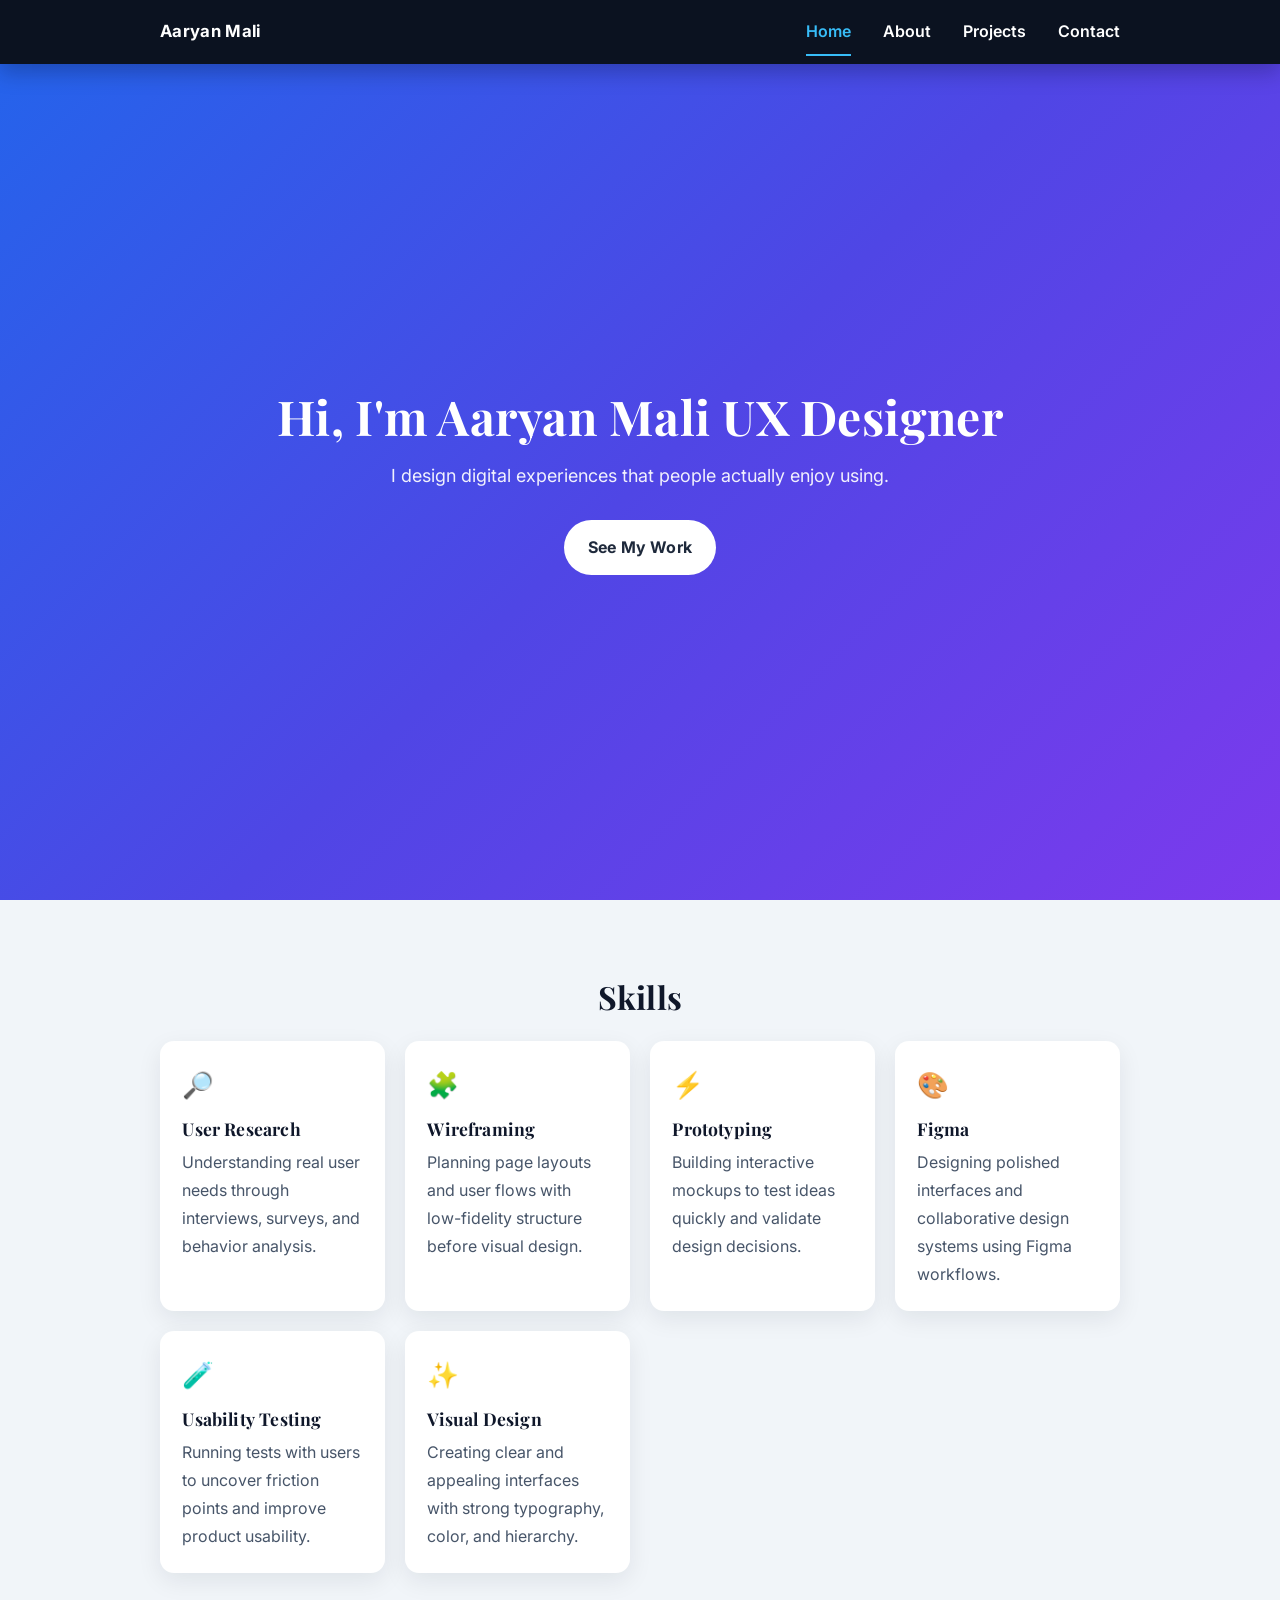
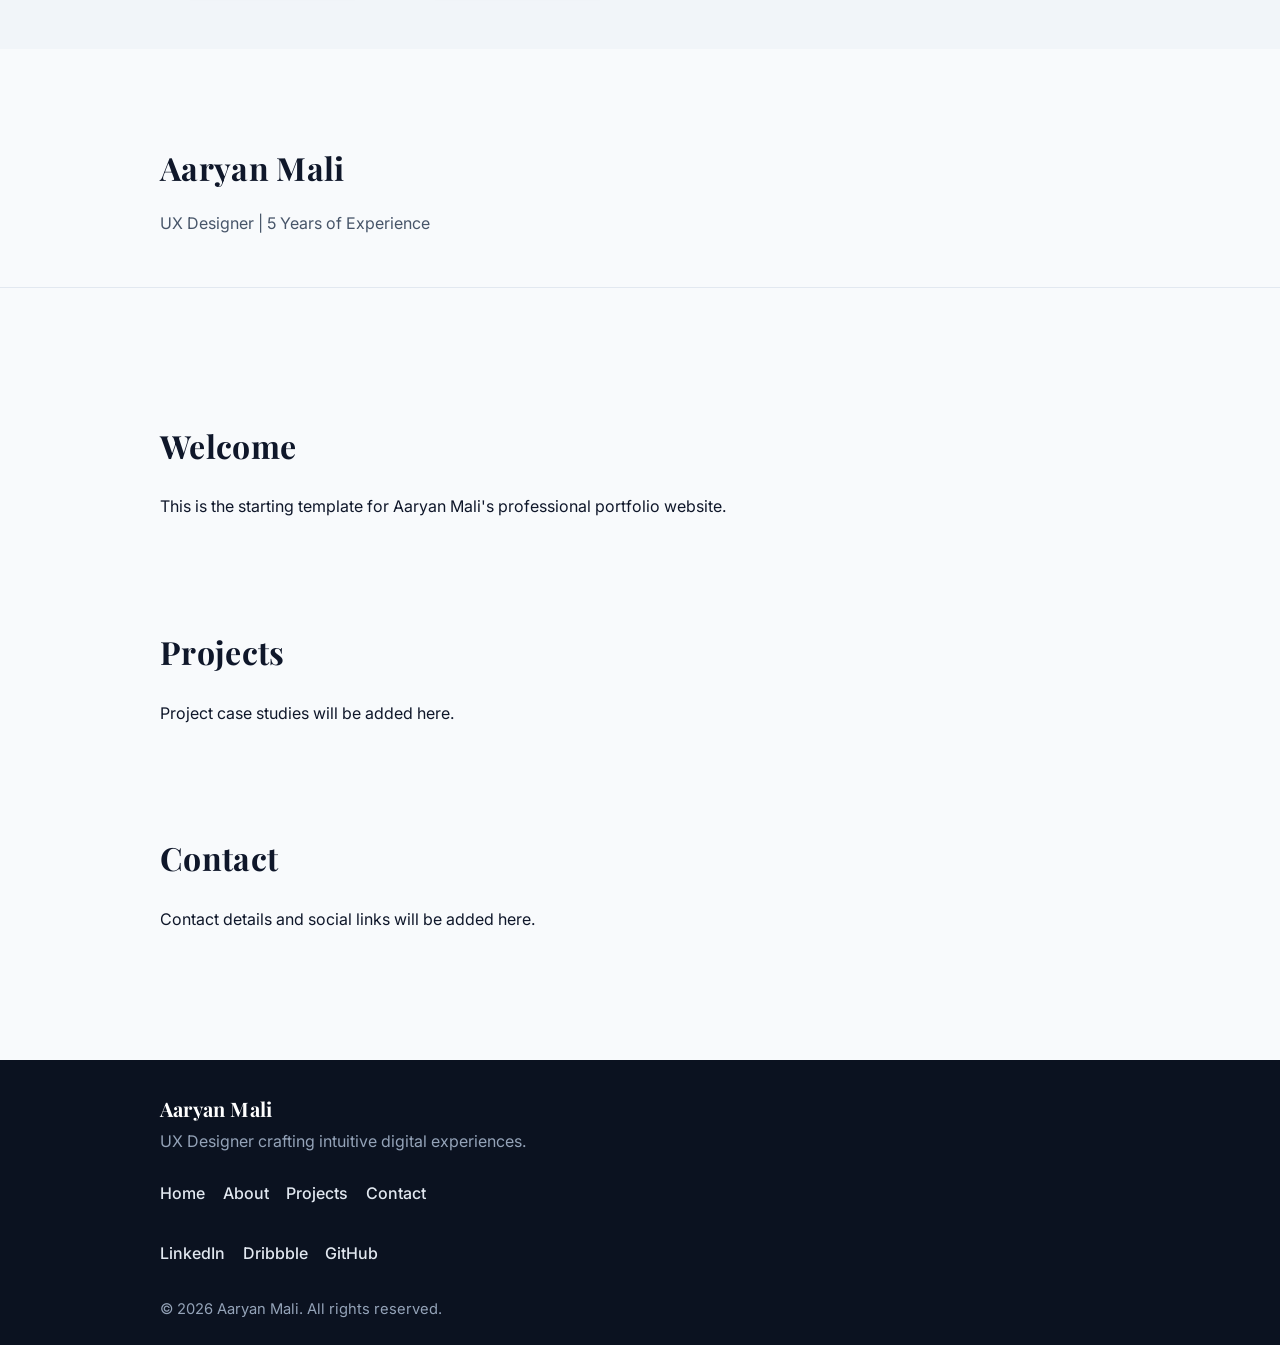
<file: WEB DEVELOPMENT/aaryan-portfolio/index.html>
<!DOCTYPE html>
<!-- Tells the browser this is a modern HTML5 page -->
<html lang="en">
<!-- Starts the HTML document and sets page language to English -->
<head>
  <!-- Information about the page (not shown directly on screen) -->
  <meta charset="UTF-8">
  <!-- Supports most characters and symbols from many languages -->
  <meta name="viewport" content="width=device-width, initial-scale=1.0">
  <!-- Makes the page scale correctly on phones and tablets -->
  <meta name="description" content="Portfolio website of Aaryan Mali, UX Designer with 5 years of experience.">
  <!-- Short page description used by search engines -->
  <title>Aaryan Mali | UX Designer</title>
  <!-- Text shown on the browser tab -->
  <link rel="preconnect" href="https://fonts.googleapis.com">
  <link rel="preconnect" href="https://fonts.gstatic.com" crossorigin>
  <link href="https://fonts.googleapis.com/css2?family=Inter:wght@400;500;600;700&family=Playfair+Display:wght@600;700&display=swap" rel="stylesheet">
  <link rel="stylesheet" href="styles.css">
  <!-- Connects this HTML page to the CSS file for styling -->
</head>
<body>
  <!-- Everything inside body is visible on the webpage -->
  <nav class="navbar">
    <!-- Main navigation menu -->
    <div class="container nav-content">
      <a class="brand" href="index.html">Aaryan Mali</a>
      <button class="nav-toggle" type="button" aria-expanded="false" aria-controls="primary-nav" aria-label="Toggle navigation menu">
        <span></span>
        <span></span>
        <span></span>
      </button>
      <ul class="nav-links" id="primary-nav">
        <li><a class="active" href="index.html">Home</a></li>
        <li><a href="about.html">About</a></li>
        <li><a href="projects.html">Projects</a></li>
        <li><a href="contact.html">Contact</a></li>
      </ul>
    </div>
  </nav>

  <section class="hero" id="home">
    <div class="hero-content container">
      <h1>Hi, I'm Aaryan Mali UX Designer</h1>
      <p>I design digital experiences that people actually enjoy using.</p>
      <a class="cta-button" href="#projects">See My Work</a>
    </div>
  </section>

  <section class="skills-section" id="skills">
    <div class="container">
      <h2>Skills</h2>
      <div class="skills-grid">
        <article class="skill-card">
          <span class="skill-icon" aria-hidden="true">🔎</span>
          <h3>User Research</h3>
          <p>Understanding real user needs through interviews, surveys, and behavior analysis.</p>
        </article>
        <article class="skill-card">
          <span class="skill-icon" aria-hidden="true">🧩</span>
          <h3>Wireframing</h3>
          <p>Planning page layouts and user flows with low-fidelity structure before visual design.</p>
        </article>
        <article class="skill-card">
          <span class="skill-icon" aria-hidden="true">⚡</span>
          <h3>Prototyping</h3>
          <p>Building interactive mockups to test ideas quickly and validate design decisions.</p>
        </article>
        <article class="skill-card">
          <span class="skill-icon" aria-hidden="true">🎨</span>
          <h3>Figma</h3>
          <p>Designing polished interfaces and collaborative design systems using Figma workflows.</p>
        </article>
        <article class="skill-card">
          <span class="skill-icon" aria-hidden="true">🧪</span>
          <h3>Usability Testing</h3>
          <p>Running tests with users to uncover friction points and improve product usability.</p>
        </article>
        <article class="skill-card">
          <span class="skill-icon" aria-hidden="true">✨</span>
          <h3>Visual Design</h3>
          <p>Creating clear and appealing interfaces with strong typography, color, and hierarchy.</p>
        </article>
      </div>
    </div>
  </section>

  <header class="site-header">
    <!-- Top section of the page, usually for name/logo and intro -->
    <div class="container">
      <!-- Keeps content aligned and limited to a readable width -->
      <h1>Aaryan Mali</h1>
      <!-- Main heading of the page -->
      <p>UX Designer | 5 Years of Experience</p>
      <!-- Short subtitle describing the person -->
    </div>
  </header>

  <main class="container">
    <!-- Main content area of the webpage -->
    <section id="about">
      <!-- A separate content block inside the main area -->
      <h2>Welcome</h2>
      <!-- Subheading for this section -->
      <p>This is the starting template for Aaryan Mali's professional portfolio website.</p>
      <!-- Paragraph text shown under the subheading -->
    </section>
    <section id="projects">
      <h2>Projects</h2>
      <p>Project case studies will be added here.</p>
    </section>
    <section id="contact">
      <h2>Contact</h2>
      <p>Contact details and social links will be added here.</p>
    </section>
  </main>

  <footer class="site-footer">
    <div class="container footer-content">
      <div class="footer-brand">
        <h2>Aaryan Mali</h2>
        <p>UX Designer crafting intuitive digital experiences.</p>
      </div>
      <nav class="footer-nav" aria-label="Footer navigation">
        <a href="index.html">Home</a>
        <a href="about.html">About</a>
        <a href="projects.html">Projects</a>
        <a href="contact.html">Contact</a>
      </nav>
      <div class="footer-socials">
        <a href="https://www.linkedin.com" target="_blank" rel="noopener noreferrer">LinkedIn</a>
        <a href="https://dribbble.com" target="_blank" rel="noopener noreferrer">Dribbble</a>
        <a href="https://github.com" target="_blank" rel="noopener noreferrer">GitHub</a>
      </div>
      <p class="footer-copy">© 2026 Aaryan Mali. All rights reserved.</p>
    </div>
  </footer>

  <script src="script.js"></script>
  <!-- Connects JavaScript file for future interactivity -->
</body>
</html>
</file>
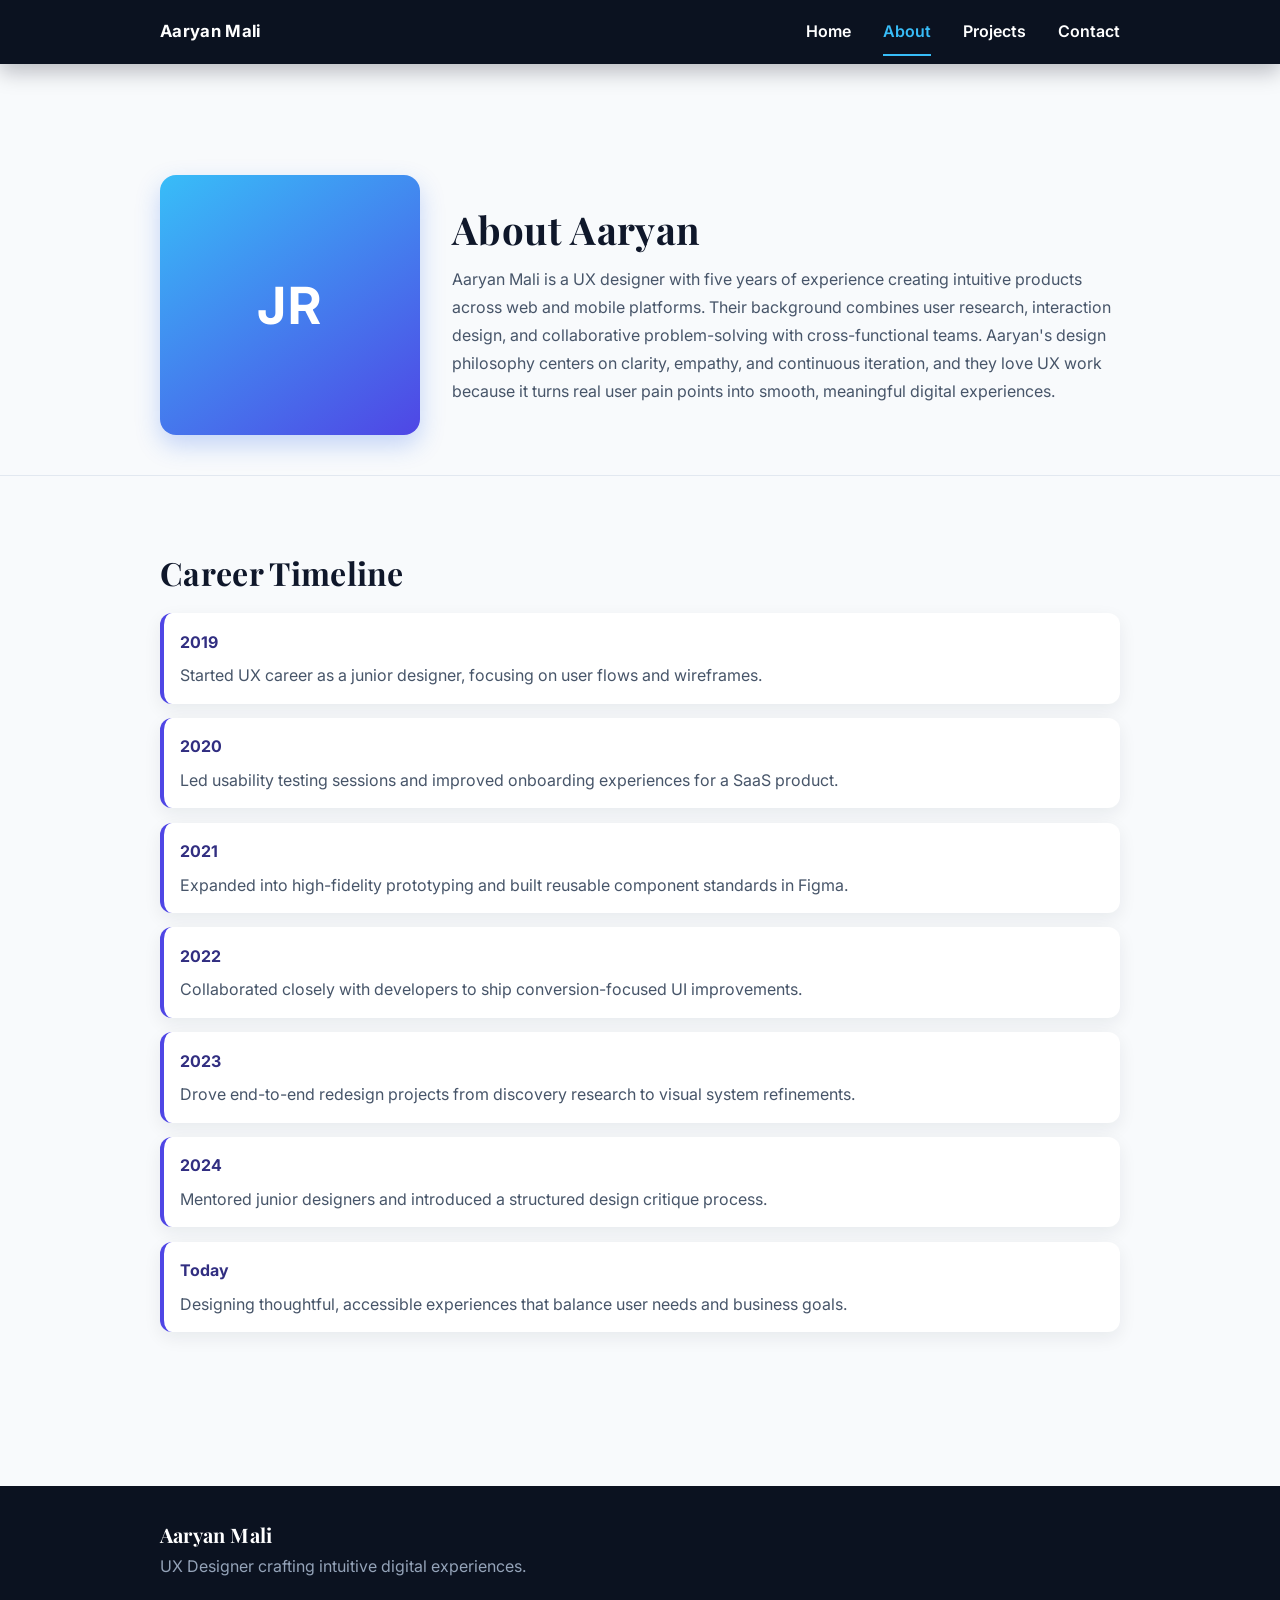
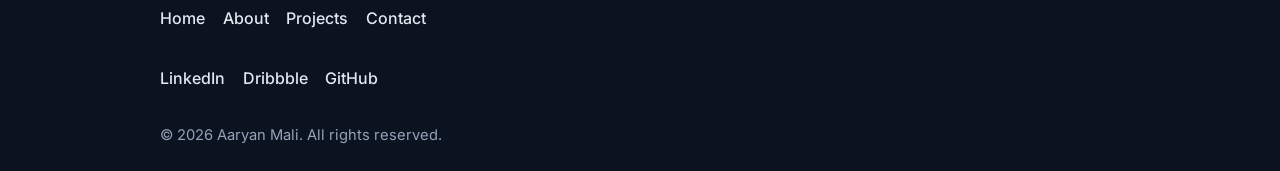
<file: WEB DEVELOPMENT/aaryan-portfolio/about.html>
<!DOCTYPE html>
<html lang="en">
<head>
  <meta charset="UTF-8">
  <meta name="viewport" content="width=device-width, initial-scale=1.0">
  <meta name="description" content="About Aaryan Mali, UX Designer.">
  <title>About | Aaryan Mali</title>
  <link rel="preconnect" href="https://fonts.googleapis.com">
  <link rel="preconnect" href="https://fonts.gstatic.com" crossorigin>
  <link href="https://fonts.googleapis.com/css2?family=Inter:wght@400;500;600;700&family=Playfair+Display:wght@600;700&display=swap" rel="stylesheet">
  <link rel="stylesheet" href="styles.css">
</head>
<body>
  <nav class="navbar">
    <div class="container nav-content">
      <a class="brand" href="index.html">Aaryan Mali</a>
      <button class="nav-toggle" type="button" aria-expanded="false" aria-controls="primary-nav" aria-label="Toggle navigation menu">
        <span></span>
        <span></span>
        <span></span>
      </button>
      <ul class="nav-links" id="primary-nav">
        <li><a href="index.html">Home</a></li>
        <li><a class="active" href="about.html">About</a></li>
        <li><a href="projects.html">Projects</a></li>
        <li><a href="contact.html">Contact</a></li>
      </ul>
    </div>
  </nav>

  <main class="about-page">
    <section class="about-intro">
      <div class="container about-grid">
        <div class="profile-placeholder" aria-label="Placeholder profile image">JR</div>
        <div class="about-copy">
          <h1>About Aaryan</h1>
          <p>
            Aaryan Mali is a UX designer with five years of experience creating intuitive products across
            web and mobile platforms. Their background combines user research, interaction design, and
            collaborative problem-solving with cross-functional teams. Aaryan's design philosophy centers on
            clarity, empathy, and continuous iteration, and they love UX work because it turns real user pain
            points into smooth, meaningful digital experiences.
          </p>
        </div>
      </div>
    </section>

    <section class="timeline-section">
      <div class="container">
        <h2>Career Timeline</h2>
        <div class="timeline">
          <article class="timeline-item">
            <span class="timeline-year">2019</span>
            <p>Started UX career as a junior designer, focusing on user flows and wireframes.</p>
          </article>
          <article class="timeline-item">
            <span class="timeline-year">2020</span>
            <p>Led usability testing sessions and improved onboarding experiences for a SaaS product.</p>
          </article>
          <article class="timeline-item">
            <span class="timeline-year">2021</span>
            <p>Expanded into high-fidelity prototyping and built reusable component standards in Figma.</p>
          </article>
          <article class="timeline-item">
            <span class="timeline-year">2022</span>
            <p>Collaborated closely with developers to ship conversion-focused UI improvements.</p>
          </article>
          <article class="timeline-item">
            <span class="timeline-year">2023</span>
            <p>Drove end-to-end redesign projects from discovery research to visual system refinements.</p>
          </article>
          <article class="timeline-item">
            <span class="timeline-year">2024</span>
            <p>Mentored junior designers and introduced a structured design critique process.</p>
          </article>
          <article class="timeline-item">
            <span class="timeline-year">Today</span>
            <p>Designing thoughtful, accessible experiences that balance user needs and business goals.</p>
          </article>
        </div>
      </div>
    </section>
  </main>

  <footer class="site-footer">
    <div class="container footer-content">
      <div class="footer-brand">
        <h2>Aaryan Mali</h2>
        <p>UX Designer crafting intuitive digital experiences.</p>
      </div>
      <nav class="footer-nav" aria-label="Footer navigation">
        <a href="index.html">Home</a>
        <a href="about.html">About</a>
        <a href="projects.html">Projects</a>
        <a href="contact.html">Contact</a>
      </nav>
      <div class="footer-socials">
        <a href="https://www.linkedin.com" target="_blank" rel="noopener noreferrer">LinkedIn</a>
        <a href="https://dribbble.com" target="_blank" rel="noopener noreferrer">Dribbble</a>
        <a href="https://github.com" target="_blank" rel="noopener noreferrer">GitHub</a>
      </div>
      <p class="footer-copy">© 2026 Aaryan Mali. All rights reserved.</p>
    </div>
  </footer>

  <script src="script.js"></script>
</body>
</html>
</file>
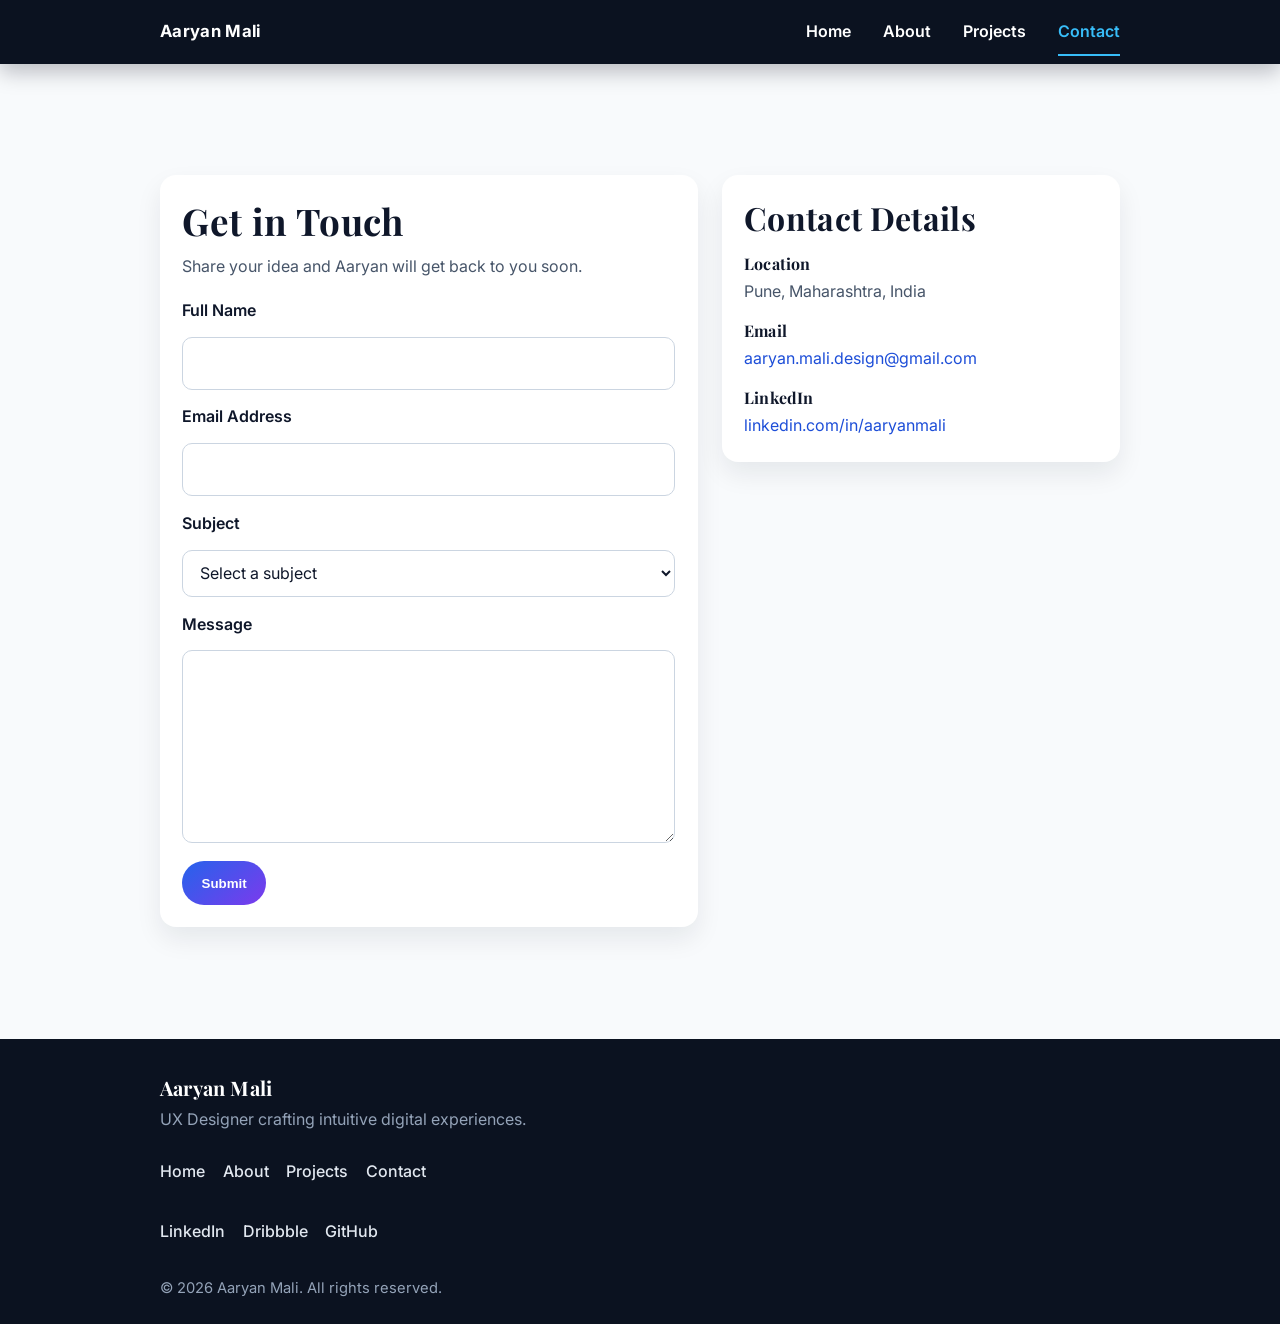
<file: WEB DEVELOPMENT/aaryan-portfolio/contact.html>
<!DOCTYPE html>
<html lang="en">
<head>
  <meta charset="UTF-8">
  <meta name="viewport" content="width=device-width, initial-scale=1.0">
  <meta name="description" content="Contact Aaryan Mali for UX design projects and collaborations.">
  <title>Contact | Aaryan Mali</title>
  <link rel="preconnect" href="https://fonts.googleapis.com">
  <link rel="preconnect" href="https://fonts.gstatic.com" crossorigin>
  <link href="https://fonts.googleapis.com/css2?family=Inter:wght@400;500;600;700&family=Playfair+Display:wght@600;700&display=swap" rel="stylesheet">
  <link rel="stylesheet" href="styles.css">
</head>
<body>
  <nav class="navbar">
    <div class="container nav-content">
      <a class="brand" href="index.html">Aaryan Mali</a>
      <button class="nav-toggle" type="button" aria-expanded="false" aria-controls="primary-nav" aria-label="Toggle navigation menu">
        <span></span>
        <span></span>
        <span></span>
      </button>
      <ul class="nav-links" id="primary-nav">
        <li><a href="index.html">Home</a></li>
        <li><a href="about.html">About</a></li>
        <li><a href="projects.html">Projects</a></li>
        <li><a class="active" href="contact.html">Contact</a></li>
      </ul>
    </div>
  </nav>

  <main class="contact-page">
    <section class="contact-section">
      <div class="container contact-grid">
        <div class="contact-form-panel">
          <h1>Get in Touch</h1>
          <p>Share your idea and Aaryan will get back to you soon.</p>

          <form id="contact-form" class="contact-form" novalidate>
            <label for="full-name">Full Name</label>
            <input id="full-name" name="fullName" type="text" required>

            <label for="email-address">Email Address</label>
            <input id="email-address" name="email" type="email" required>

            <label for="subject">Subject</label>
            <select id="subject" name="subject" required>
              <option value="" disabled selected>Select a subject</option>
              <option value="project-enquiry">Project Enquiry</option>
              <option value="collaboration">Collaboration</option>
              <option value="just-saying-hi">Just Saying Hi</option>
              <option value="other">Other</option>
            </select>

            <label for="message">Message</label>
            <textarea id="message" name="message" rows="6" required></textarea>

            <button type="submit" class="submit-btn">Submit</button>
            <p id="form-success-message" class="success-message" role="status" aria-live="polite">
              Thank you! Your message has been sent successfully.
            </p>
          </form>
        </div>

        <aside class="contact-details-panel">
          <h2>Contact Details</h2>
          <div class="detail-item">
            <h3>Location</h3>
            <p>Pune, Maharashtra, India</p>
          </div>
          <div class="detail-item">
            <h3>Email</h3>
            <p><a href="mailto:aaryan.mali.design@gmail.com">aaryan.mali.design@gmail.com</a></p>
          </div>
          <div class="detail-item">
            <h3>LinkedIn</h3>
            <p><a href="https://www.linkedin.com" target="_blank" rel="noopener noreferrer">linkedin.com/in/aaryanmali</a></p>
          </div>
        </aside>
      </div>
    </section>
  </main>

  <footer class="site-footer">
    <div class="container footer-content">
      <div class="footer-brand">
        <h2>Aaryan Mali</h2>
        <p>UX Designer crafting intuitive digital experiences.</p>
      </div>
      <nav class="footer-nav" aria-label="Footer navigation">
        <a href="index.html">Home</a>
        <a href="about.html">About</a>
        <a href="projects.html">Projects</a>
        <a href="contact.html">Contact</a>
      </nav>
      <div class="footer-socials">
        <a href="https://www.linkedin.com" target="_blank" rel="noopener noreferrer">LinkedIn</a>
        <a href="https://dribbble.com" target="_blank" rel="noopener noreferrer">Dribbble</a>
        <a href="https://github.com" target="_blank" rel="noopener noreferrer">GitHub</a>
      </div>
      <p class="footer-copy">© 2026 Aaryan Mali. All rights reserved.</p>
    </div>
  </footer>

  <script src="script.js"></script>
</body>
</html>
</file>
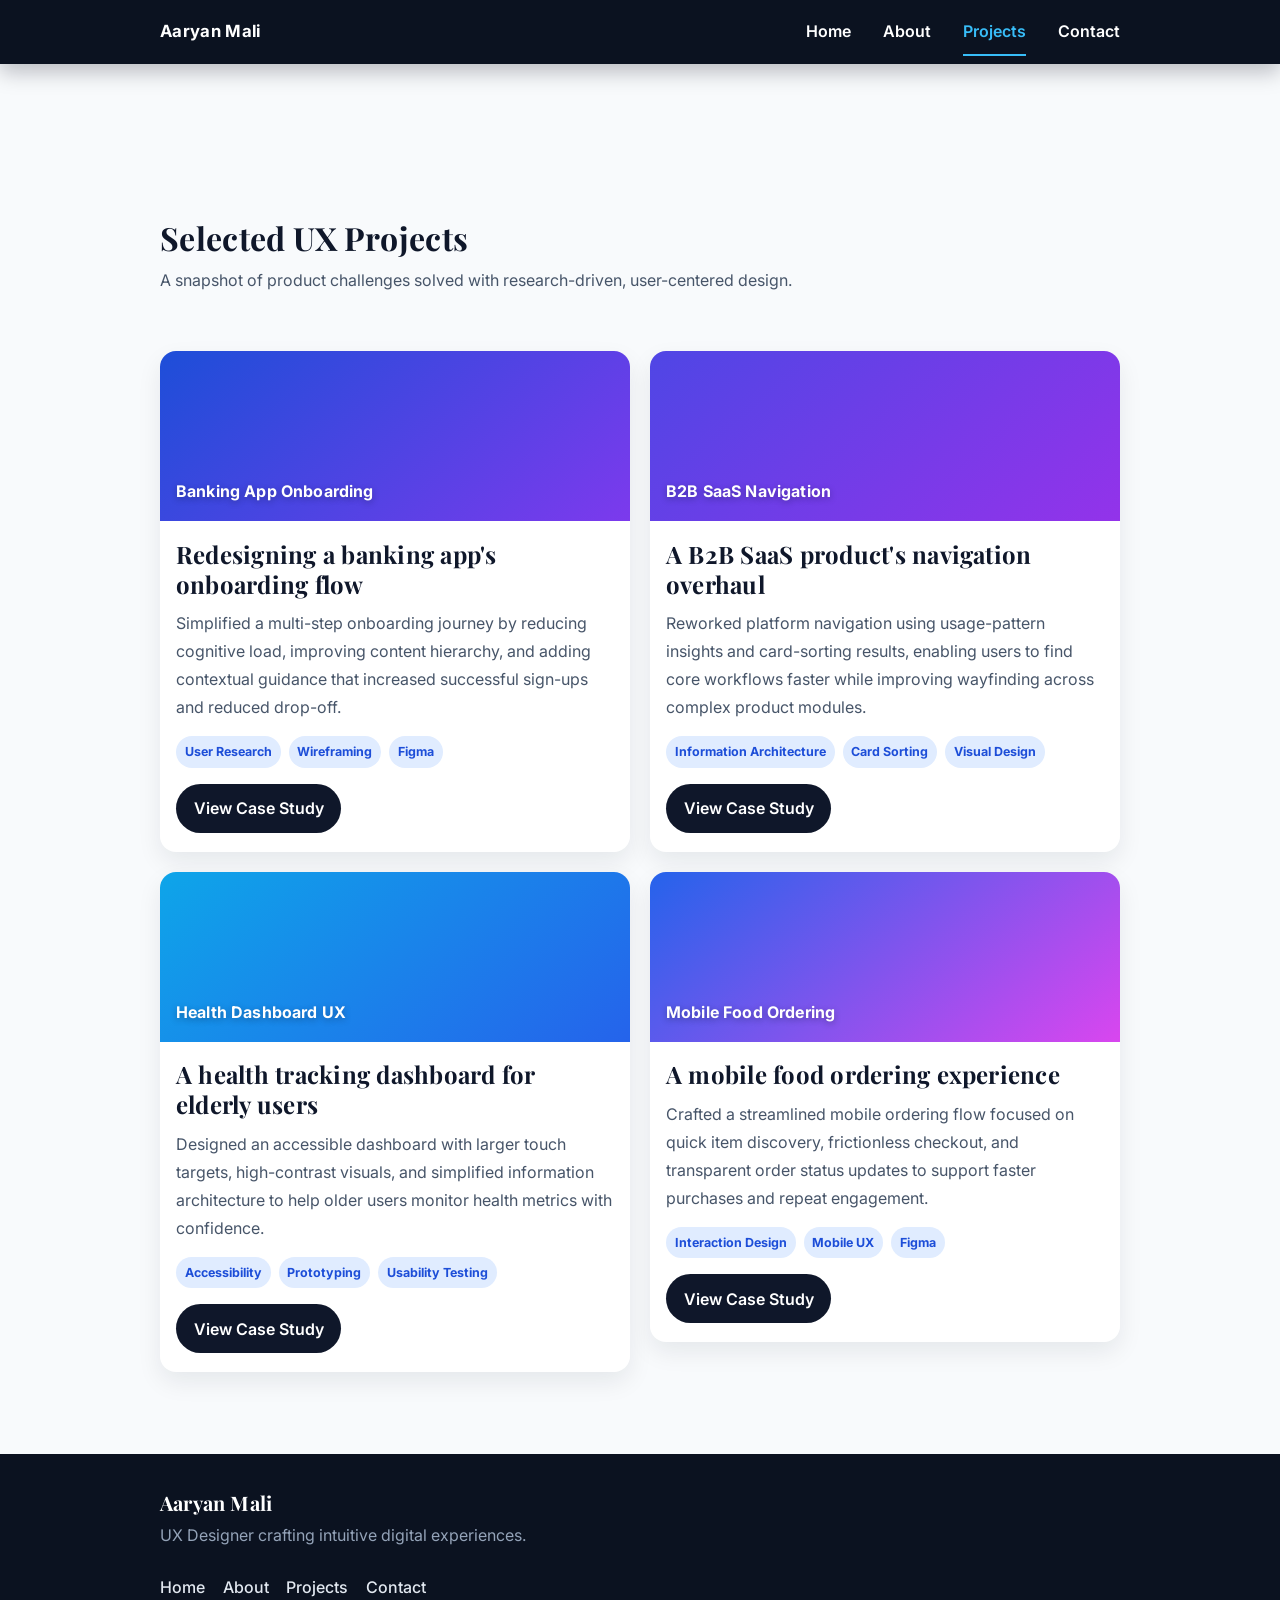
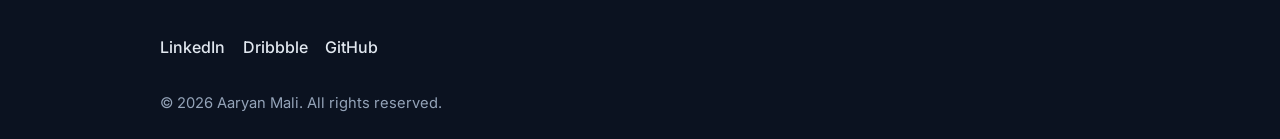
<file: WEB DEVELOPMENT/aaryan-portfolio/projects.html>
<!DOCTYPE html>
<html lang="en">
<head>
  <meta charset="UTF-8">
  <meta name="viewport" content="width=device-width, initial-scale=1.0">
  <meta name="description" content="UX case studies and project work by Aaryan Mali.">
  <title>Projects | Aaryan Mali</title>
  <link rel="preconnect" href="https://fonts.googleapis.com">
  <link rel="preconnect" href="https://fonts.gstatic.com" crossorigin>
  <link href="https://fonts.googleapis.com/css2?family=Inter:wght@400;500;600;700&family=Playfair+Display:wght@600;700&display=swap" rel="stylesheet">
  <link rel="stylesheet" href="styles.css">
</head>
<body>
  <nav class="navbar">
    <div class="container nav-content">
      <a class="brand" href="index.html">Aaryan Mali</a>
      <button class="nav-toggle" type="button" aria-expanded="false" aria-controls="primary-nav" aria-label="Toggle navigation menu">
        <span></span>
        <span></span>
        <span></span>
      </button>
      <ul class="nav-links" id="primary-nav">
        <li><a href="index.html">Home</a></li>
        <li><a href="about.html">About</a></li>
        <li><a class="active" href="projects.html">Projects</a></li>
        <li><a href="contact.html">Contact</a></li>
      </ul>
    </div>
  </nav>

  <main class="projects-page">
    <section class="projects-hero">
      <div class="container">
        <h1>Selected UX Projects</h1>
        <p>A snapshot of product challenges solved with research-driven, user-centered design.</p>
      </div>
    </section>

    <section class="projects-gallery">
      <div class="container masonry-grid">
        <article class="project-card fade-in-card">
          <div class="project-image image-banking">
            <span>Banking App Onboarding</span>
          </div>
          <div class="project-content">
            <h2>Redesigning a banking app's onboarding flow</h2>
            <p>
              Simplified a multi-step onboarding journey by reducing cognitive load, improving content hierarchy,
              and adding contextual guidance that increased successful sign-ups and reduced drop-off.
            </p>
            <div class="tool-tags">
              <span>User Research</span>
              <span>Wireframing</span>
              <span>Figma</span>
            </div>
            <a class="case-study-btn" href="#">View Case Study</a>
          </div>
        </article>

        <article class="project-card fade-in-card">
          <div class="project-image image-health">
            <span>Health Dashboard UX</span>
          </div>
          <div class="project-content">
            <h2>A health tracking dashboard for elderly users</h2>
            <p>
              Designed an accessible dashboard with larger touch targets, high-contrast visuals, and simplified
              information architecture to help older users monitor health metrics with confidence.
            </p>
            <div class="tool-tags">
              <span>Accessibility</span>
              <span>Prototyping</span>
              <span>Usability Testing</span>
            </div>
            <a class="case-study-btn" href="#">View Case Study</a>
          </div>
        </article>

        <article class="project-card fade-in-card">
          <div class="project-image image-saas">
            <span>B2B SaaS Navigation</span>
          </div>
          <div class="project-content">
            <h2>A B2B SaaS product's navigation overhaul</h2>
            <p>
              Reworked platform navigation using usage-pattern insights and card-sorting results, enabling users
              to find core workflows faster while improving wayfinding across complex product modules.
            </p>
            <div class="tool-tags">
              <span>Information Architecture</span>
              <span>Card Sorting</span>
              <span>Visual Design</span>
            </div>
            <a class="case-study-btn" href="#">View Case Study</a>
          </div>
        </article>

        <article class="project-card fade-in-card">
          <div class="project-image image-food">
            <span>Mobile Food Ordering</span>
          </div>
          <div class="project-content">
            <h2>A mobile food ordering experience</h2>
            <p>
              Crafted a streamlined mobile ordering flow focused on quick item discovery, frictionless checkout,
              and transparent order status updates to support faster purchases and repeat engagement.
            </p>
            <div class="tool-tags">
              <span>Interaction Design</span>
              <span>Mobile UX</span>
              <span>Figma</span>
            </div>
            <a class="case-study-btn" href="#">View Case Study</a>
          </div>
        </article>
      </div>
    </section>
  </main>

  <footer class="site-footer">
    <div class="container footer-content">
      <div class="footer-brand">
        <h2>Aaryan Mali</h2>
        <p>UX Designer crafting intuitive digital experiences.</p>
      </div>
      <nav class="footer-nav" aria-label="Footer navigation">
        <a href="index.html">Home</a>
        <a href="about.html">About</a>
        <a href="projects.html">Projects</a>
        <a href="contact.html">Contact</a>
      </nav>
      <div class="footer-socials">
        <a href="https://www.linkedin.com" target="_blank" rel="noopener noreferrer">LinkedIn</a>
        <a href="https://dribbble.com" target="_blank" rel="noopener noreferrer">Dribbble</a>
        <a href="https://github.com" target="_blank" rel="noopener noreferrer">GitHub</a>
      </div>
      <p class="footer-copy">© 2026 Aaryan Mali. All rights reserved.</p>
    </div>
  </footer>

  <script src="script.js"></script>
</body>
</html>
</file>
<file: WEB DEVELOPMENT/aaryan-portfolio/styles.css>
:root {
  --bg: #f8fafc;
  --text: #0f172a;
  --muted: #475569;
  --accent: #2563eb;
  --nav-bg: #0b1220;
  --nav-text: #ffffff;
  --nav-active: #38bdf8;
  --font-body: "Inter", Arial, sans-serif;
  --font-heading: "Playfair Display", Georgia, serif;
  --fs-hero: clamp(2.25rem, 5vw, 3rem);
  --fs-h2: clamp(1.7rem, 3vw, 2rem);
  --fs-h3: 1.5rem;
  --fs-body: 1rem;
  --section-space: clamp(3.5rem, 6vw, 5rem);
}

* {
  box-sizing: border-box;
}

body {
  margin: 0;
  font-family: var(--font-body);
  font-size: var(--fs-body);
  background-color: var(--bg);
  color: var(--text);
  line-height: 1.75;
}

p,
h1,
h2,
h3,
a {
  overflow-wrap: anywhere;
}

.container {
  width: min(90%, 960px);
  margin: 0 auto;
}

h1,
h2,
h3,
h4 {
  font-family: var(--font-heading);
  line-height: 1.25;
  letter-spacing: 0.01em;
}

h2 {
  font-size: var(--fs-h2);
}

h3 {
  font-size: var(--fs-h3);
}

.navbar {
  position: sticky;
  top: 0;
  z-index: 1000;
  background-color: var(--nav-bg);
  box-shadow: 0 8px 20px rgba(2, 6, 23, 0.25);
}

.nav-content {
  min-height: 64px;
  display: flex;
  align-items: center;
  justify-content: space-between;
  gap: 1.5rem;
  position: relative;
}

.brand {
  color: var(--nav-text);
  text-decoration: none;
  font-size: 1.05rem;
  font-weight: 700;
  letter-spacing: 0.02em;
}

.nav-toggle {
  display: none;
  width: 44px;
  height: 44px;
  border: 1px solid rgba(255, 255, 255, 0.25);
  background: transparent;
  border-radius: 10px;
  padding: 0;
  cursor: pointer;
}

.nav-toggle span {
  display: block;
  width: 20px;
  height: 2px;
  margin: 4px auto;
  background: #ffffff;
  transition: transform 0.2s ease, opacity 0.2s ease;
}

.nav-links {
  list-style: none;
  margin: 0;
  padding: 0;
  display: flex;
  align-items: center;
  gap: 2rem;
}

.nav-links a {
  color: var(--nav-text);
  text-decoration: none;
  font-weight: 600;
  padding: 0.55rem 0;
  min-height: 44px;
  display: inline-flex;
  align-items: center;
  border-bottom: 2px solid transparent;
  transition: color 0.2s ease, border-color 0.2s ease;
}

.nav-links a:hover {
  color: var(--nav-active);
}

.nav-links a.active {
  color: var(--nav-active);
  border-bottom-color: var(--nav-active);
}

.hero {
  min-height: calc(100vh - 64px);
  display: flex;
  align-items: center;
  justify-content: center;
  text-align: center;
  background: linear-gradient(135deg, #2563eb 0%, #4f46e5 50%, #7c3aed 100%);
  color: #ffffff;
  padding: var(--section-space) 0;
}

.hero-content {
  display: flex;
  flex-direction: column;
  align-items: center;
  justify-content: center;
  gap: 1rem;
}

.hero h1 {
  margin: 0;
  font-size: var(--fs-hero);
  line-height: 1.15;
}

.hero p {
  margin: 0;
  max-width: 700px;
  font-size: 1.125rem;
  color: rgba(255, 255, 255, 0.92);
}

.cta-button {
  display: inline-block;
  margin-top: 0.75rem;
  padding: 0.85rem 1.5rem;
  border-radius: 999px;
  background: #ffffff;
  color: #1e293b;
  text-decoration: none;
  font-weight: 700;
  letter-spacing: 0.01em;
}

.skills-section {
  background-color: #f1f5f9;
  padding: var(--section-space) 0;
}

.skills-section h2 {
  margin: 0 0 1.5rem;
  text-align: center;
}

.skills-grid {
  display: grid;
  grid-template-columns: repeat(auto-fit, minmax(220px, 1fr));
  gap: 1.25rem;
}

.skill-card {
  background: #ffffff;
  border-radius: 14px;
  padding: 1.4rem;
  box-shadow: 0 8px 24px rgba(15, 23, 42, 0.08);
  transition: transform 0.25s ease, box-shadow 0.25s ease;
}

.skill-card:hover {
  transform: translateY(-6px);
  box-shadow: 0 14px 28px rgba(15, 23, 42, 0.12);
}

.skill-icon {
  display: inline-flex;
  align-items: center;
  justify-content: center;
  font-size: 1.6rem;
  margin-bottom: 0.65rem;
}

.skill-card h3 {
  margin: 0 0 0.5rem;
  font-size: 1.1rem;
}

.skill-card p {
  margin: 0;
  color: var(--muted);
}

.site-header {
  padding: var(--section-space) 0 calc(var(--section-space) * 0.65);
  border-bottom: 1px solid #e2e8f0;
}

.site-header p {
  margin: 0.5rem 0 0;
  color: var(--muted);
}

main {
  padding: var(--section-space) 0;
}

main section {
  padding: calc(var(--section-space) * 0.45) 0;
}

.about-page {
  padding: var(--section-space) 0;
}

.about-intro {
  padding-bottom: 2.5rem;
}

.about-grid {
  display: grid;
  grid-template-columns: 260px 1fr;
  gap: 2rem;
  align-items: center;
}

.profile-placeholder {
  width: 100%;
  aspect-ratio: 1 / 1;
  border-radius: 16px;
  background: linear-gradient(145deg, #38bdf8, #4f46e5);
  color: #ffffff;
  display: flex;
  align-items: center;
  justify-content: center;
  font-size: clamp(2rem, 5vw, 3.2rem);
  font-weight: 700;
  letter-spacing: 0.04em;
  box-shadow: 0 10px 24px rgba(37, 99, 235, 0.25);
}

.about-copy h1 {
  margin: 0 0 0.75rem;
  font-size: clamp(1.8rem, 3vw, 2.4rem);
}

.about-copy p {
  margin: 0;
  color: var(--muted);
}

.timeline-section {
  background: #f8fafc;
  border-top: 1px solid #e2e8f0;
  padding: var(--section-space) 0;
}

.timeline-section h2 {
  margin: 0 0 1.25rem;
}

.timeline {
  display: grid;
  gap: 0.9rem;
}

.timeline-item {
  background: #ffffff;
  border-left: 4px solid #4f46e5;
  border-radius: 12px;
  padding: 0.9rem 1rem;
  box-shadow: 0 6px 18px rgba(15, 23, 42, 0.07);
}

.timeline-year {
  display: inline-block;
  font-weight: 700;
  color: #312e81;
  margin-bottom: 0.35rem;
}

.timeline-item p {
  margin: 0;
  color: var(--muted);
}

@media (max-width: 760px) {
  .about-grid {
    grid-template-columns: 1fr;
  }

  .profile-placeholder {
    max-width: 220px;
    margin: 0 auto;
  }
}

.projects-page {
  padding-bottom: var(--section-space);
}

.projects-hero {
  padding: var(--section-space) 0 calc(var(--section-space) * 0.4);
}

.projects-hero h1 {
  margin: 0 0 0.5rem;
  font-size: var(--fs-h2);
}

.projects-hero p {
  margin: 0;
  color: var(--muted);
  max-width: 700px;
}

.projects-gallery {
  padding: calc(var(--section-space) * 0.35) 0 0;
}

.masonry-grid {
  columns: 2 320px;
  column-gap: 1.25rem;
}

.project-card {
  break-inside: avoid;
  margin-bottom: 1.25rem;
  background: #ffffff;
  border-radius: 16px;
  overflow: hidden;
  box-shadow: 0 10px 24px rgba(15, 23, 42, 0.08);
}

.project-image {
  min-height: 170px;
  display: flex;
  align-items: flex-end;
  padding: 1rem;
}

.project-image span {
  color: #ffffff;
  font-weight: 700;
  letter-spacing: 0.01em;
  text-shadow: 0 2px 6px rgba(15, 23, 42, 0.35);
}

.image-banking {
  background: linear-gradient(140deg, #1d4ed8, #7c3aed);
}

.image-health {
  background: linear-gradient(140deg, #0ea5e9, #2563eb);
}

.image-saas {
  background: linear-gradient(140deg, #4f46e5, #9333ea);
}

.image-food {
  background: linear-gradient(140deg, #2563eb, #d946ef);
}

.project-content {
  padding: 1.1rem 1rem 1.2rem;
}

.project-content h2 {
  margin: 0 0 0.65rem;
  font-size: 1.5rem;
}

.project-content p {
  margin: 0 0 0.95rem;
  color: var(--muted);
}

.tool-tags {
  display: flex;
  flex-wrap: wrap;
  gap: 0.5rem;
  margin-bottom: 1rem;
}

.tool-tags span {
  font-size: 0.78rem;
  font-weight: 700;
  color: #1d4ed8;
  background: #e0ecff;
  border-radius: 999px;
  padding: 0.3rem 0.55rem;
}

.case-study-btn {
  display: inline-block;
  text-decoration: none;
  background: #0f172a;
  color: #ffffff;
  border-radius: 999px;
  padding: 0.65rem 1.1rem;
  font-weight: 600;
}

.fade-in-card {
  opacity: 0;
  animation: fadeInUp 0.7s ease forwards;
}

.fade-in-card:nth-child(2) {
  animation-delay: 0.12s;
}

.fade-in-card:nth-child(3) {
  animation-delay: 0.24s;
}

.fade-in-card:nth-child(4) {
  animation-delay: 0.36s;
}

@keyframes fadeInUp {
  from {
    opacity: 0;
    transform: translateY(16px);
  }
  to {
    opacity: 1;
    transform: translateY(0);
  }
}

.contact-page {
  padding: var(--section-space) 0;
}

.contact-grid {
  display: grid;
  grid-template-columns: 1.35fr 1fr;
  gap: 1.5rem;
  align-items: start;
}

.contact-form-panel,
.contact-details-panel {
  background: #ffffff;
  border-radius: 16px;
  padding: 1.4rem;
  box-shadow: 0 12px 26px rgba(15, 23, 42, 0.08);
}

.contact-form-panel h1 {
  margin: 0;
  font-size: clamp(1.7rem, 3vw, 2.3rem);
}

.contact-form-panel > p {
  margin: 0.5rem 0 1rem;
  color: var(--muted);
}

.contact-form {
  display: grid;
  gap: 0.8rem;
}

.contact-form label {
  font-weight: 600;
}

.contact-form input,
.contact-form select,
.contact-form textarea {
  width: 100%;
  padding: 0.72rem 0.8rem;
  border: 1px solid #cbd5e1;
  border-radius: 10px;
  background: #ffffff;
  color: var(--text);
  font: inherit;
  transition: border-color 0.2s ease, box-shadow 0.2s ease;
}

.contact-form input:focus,
.contact-form select:focus,
.contact-form textarea:focus {
  border-color: #4f46e5;
  box-shadow: 0 0 0 3px rgba(79, 70, 229, 0.16);
  outline: none;
}

.submit-btn {
  margin-top: 0.3rem;
  width: fit-content;
  padding: 0.7rem 1.2rem;
  border: none;
  border-radius: 999px;
  background: linear-gradient(140deg, #2563eb, #7c3aed);
  color: #ffffff;
  font-weight: 700;
  cursor: pointer;
  min-height: 44px;
}

.cta-button,
.case-study-btn,
.submit-btn {
  transition: transform 0.2s ease, box-shadow 0.2s ease, background-color 0.2s ease;
}

.cta-button:hover,
.case-study-btn:hover,
.submit-btn:hover {
  transform: translateY(-2px);
  box-shadow: 0 10px 22px rgba(15, 23, 42, 0.2);
}

.case-study-btn:hover {
  background: #1e293b;
}

.success-message {
  margin: 0.2rem 0 0;
  color: #166534;
  background: #dcfce7;
  border: 1px solid #86efac;
  border-radius: 10px;
  padding: 0.65rem 0.75rem;
  display: none;
}

.success-message.show {
  display: block;
}

.contact-details-panel h2 {
  margin: 0 0 1rem;
}

.detail-item + .detail-item {
  margin-top: 1rem;
}

.detail-item h3 {
  margin: 0 0 0.2rem;
  font-size: 1rem;
}

.detail-item p {
  margin: 0;
  color: var(--muted);
}

.detail-item a {
  color: #1d4ed8;
  text-decoration: none;
}

.detail-item a:hover {
  text-decoration: underline;
}

@media (max-width: 850px) {
  .contact-grid {
    grid-template-columns: 1fr;
  }
}

.site-footer {
  background: #0b1220;
  color: #e2e8f0;
  padding: 2.25rem 0 1.4rem;
}

.footer-content {
  display: grid;
  gap: 1rem;
}

.footer-brand h2 {
  margin: 0;
  font-size: 1.25rem;
  color: #ffffff;
}

.footer-brand p {
  margin: 0.35rem 0 0;
  color: #94a3b8;
}

.footer-nav,
.footer-socials {
  display: flex;
  flex-wrap: wrap;
  gap: 0.9rem 1.1rem;
}

.footer-nav a,
.footer-socials a {
  color: #e2e8f0;
  text-decoration: none;
  font-weight: 500;
  min-height: 44px;
  display: inline-flex;
  align-items: center;
}

.footer-nav a:hover,
.footer-socials a:hover {
  color: #38bdf8;
}

.footer-copy {
  margin: 0.4rem 0 0;
  color: #94a3b8;
  font-size: 0.92rem;
}

@media (max-width: 768px) {
  .nav-toggle {
    display: inline-block;
  }

  .nav-content {
    min-height: 72px;
  }

  .nav-links {
    display: none;
    position: absolute;
    top: calc(100% + 0.4rem);
    left: 0;
    right: 0;
    background: #111827;
    border: 1px solid rgba(148, 163, 184, 0.22);
    border-radius: 12px;
    padding: 0.5rem;
    flex-direction: column;
    gap: 0.25rem;
    box-shadow: 0 18px 28px rgba(2, 6, 23, 0.3);
  }

  .nav-links.nav-open {
    display: flex;
  }

  .nav-links a {
    width: 100%;
    justify-content: flex-start;
    border-bottom: none;
    border-radius: 8px;
    padding: 0.7rem 0.75rem;
  }

  .nav-links a.active {
    background: rgba(56, 189, 248, 0.15);
  }

  .about-grid {
    grid-template-columns: 1fr;
  }

  .profile-placeholder {
    max-width: 220px;
    margin: 0 auto;
  }

  .masonry-grid {
    columns: 1;
  }

  .contact-grid {
    grid-template-columns: 1fr;
  }

  .contact-form-panel,
  .contact-details-panel {
    width: 100%;
  }

  .project-content h2 {
    font-size: 1.3rem;
  }
}
</file>
